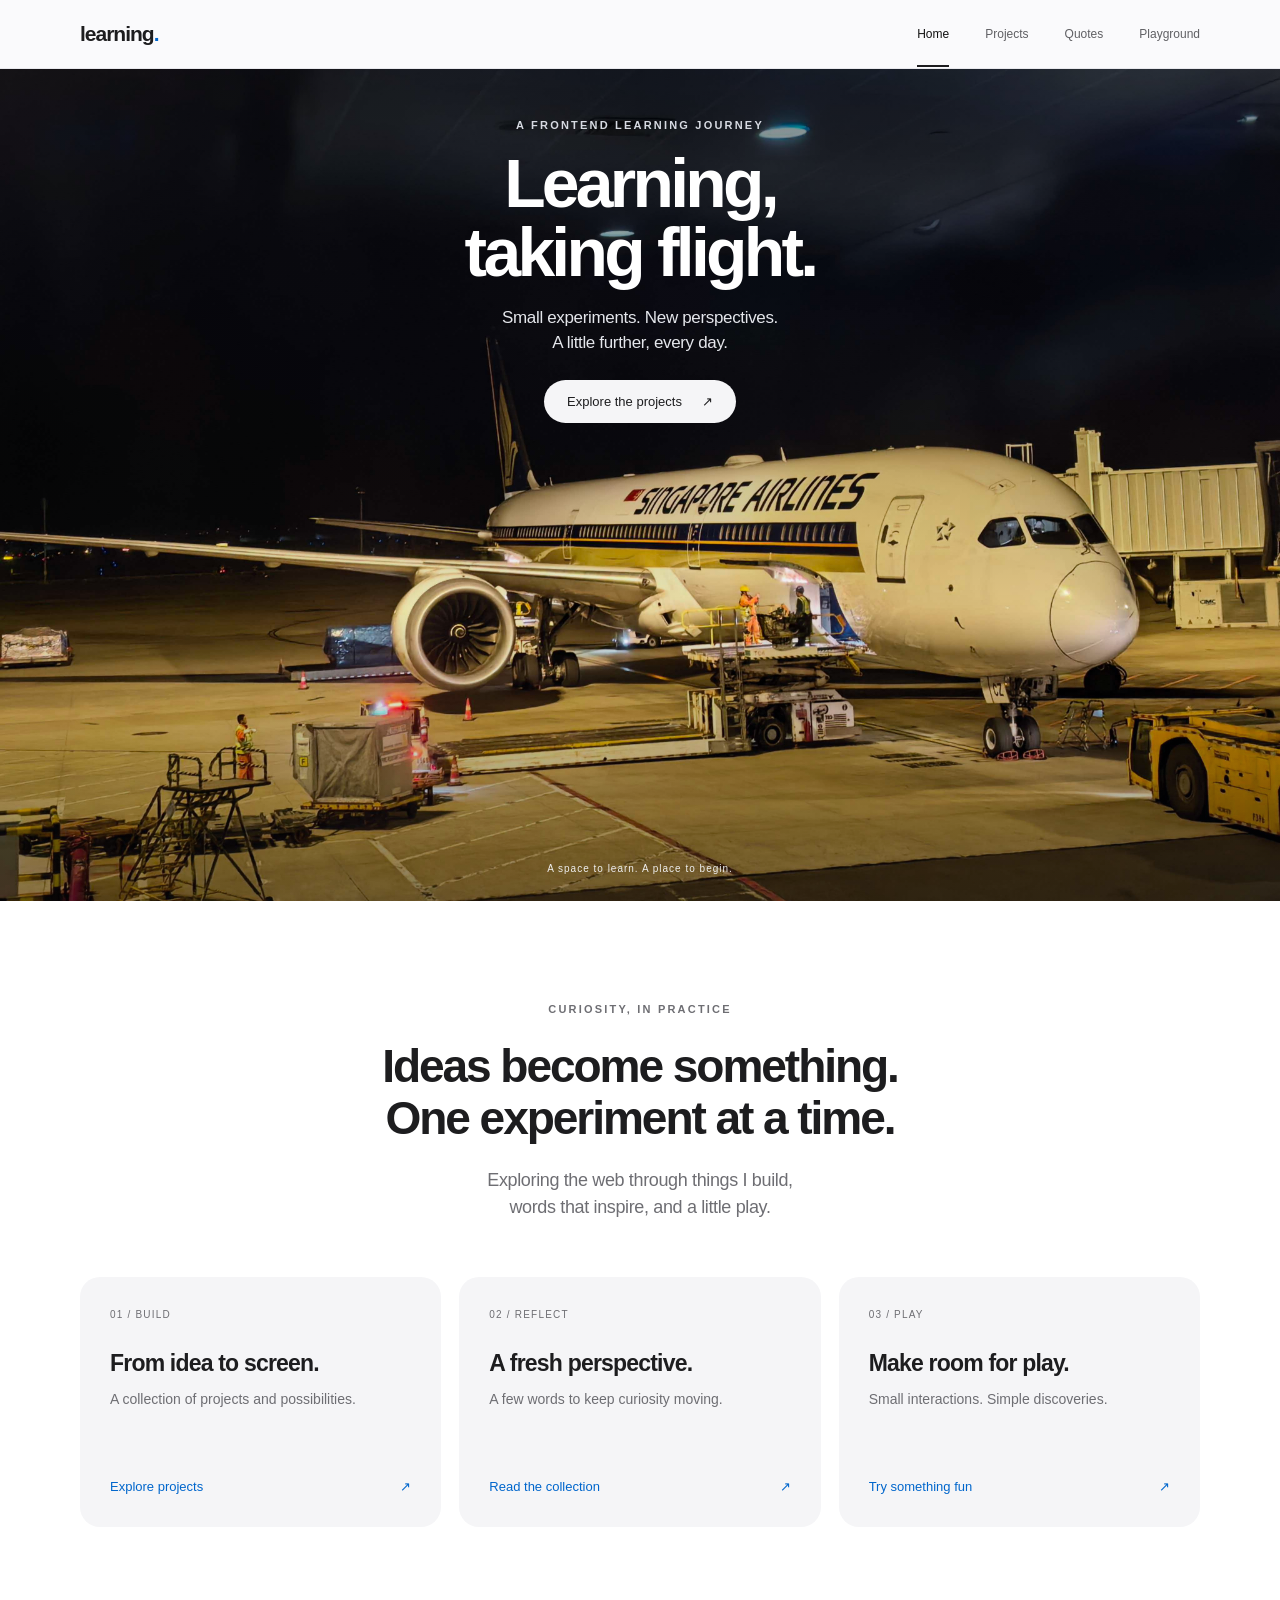
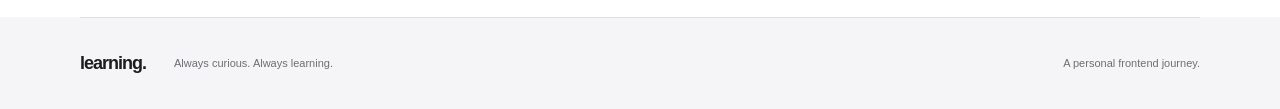
<file: index.html>
<!DOCTYPE html>
<html lang="en">
<head>
    <meta charset="UTF-8">
    <meta name="viewport" content="width=device-width, initial-scale=1">
    <meta name="description" content="A personal space for frontend experiments, inspiration, and the joy of building.">
    <title>Learning, taking flight.</title>
    <link rel="icon" href="favicon.svg" type="image/svg+xml">
    <link rel="stylesheet" href="css/style.css">
<link rel="icon" href="favicon-32.png" sizes="32x32" type="image/png"><link rel="apple-touch-icon" href="apple-touch-icon.png"><meta property="og:title" content="Learning, taking flight."><meta property="og:description" content="A FRONTEND LEARNING JOURNEY"><meta property="og:type" content="website"><meta property="og:url" content="https://matt-061224.github.io/my-site/"><meta property="og:image" content="https://matt-061224.github.io/my-site/submission/cover.jpg"><meta property="og:image:width" content="1200"><meta property="og:image:height" content="630"><meta name="twitter:card" content="summary_large_image"></head>
<body>
    <header id="site-header"></header>
    <main class="home-content" id="main-content">
        <section class="hero" aria-labelledby="hero-title">
            <img src="hero.jpg" alt="A Singapore Airlines aircraft on the illuminated airport apron at night" fetchpriority="high">
            <div class="hero-text">
                <p class="eyebrow">A FRONTEND LEARNING JOURNEY</p>
                <h1 id="hero-title">Learning,<br>taking flight.</h1>
                <p class="hero-description">Small experiments. New perspectives.<br>A little further, every day.</p>
                <a class="button button-light" href="project.html">Explore the projects <span aria-hidden="true">↗</span></a>
            </div>
            <span class="hero-caption">A space to learn. A place to begin.</span>
        </section>
        <section class="intro-card" aria-labelledby="intro-title">
            <p class="eyebrow">CURIOSITY, IN PRACTICE</p>
            <h2 id="intro-title">Ideas become something.<br>One experiment at a time.</h2>
            <p>Exploring the web through things I build,<br class="desktop-break"> words that inspire, and a little play.</p>
            <div class="explore-grid">
                <a class="explore-card" href="project.html"><span class="card-number">01 / BUILD</span><h3>From idea to screen.</h3><p>A collection of projects and possibilities.</p><span class="card-link">Explore projects <span aria-hidden="true">↗</span></span></a>
                <a class="explore-card" href="quotes.html"><span class="card-number">02 / REFLECT</span><h3>A fresh perspective.</h3><p>A few words to keep curiosity moving.</p><span class="card-link">Read the collection <span aria-hidden="true">↗</span></span></a>
                <a class="explore-card" href="machine.html"><span class="card-number">03 / PLAY</span><h3>Make room for play.</h3><p>Small interactions. Simple discoveries.</p><span class="card-link">Try something fun <span aria-hidden="true">↗</span></span></a>
            </div>
        </section>
    </main>
    <footer id="site-footer"></footer>
    <script src="nav.js"></script>
</body>
</html>
</file>
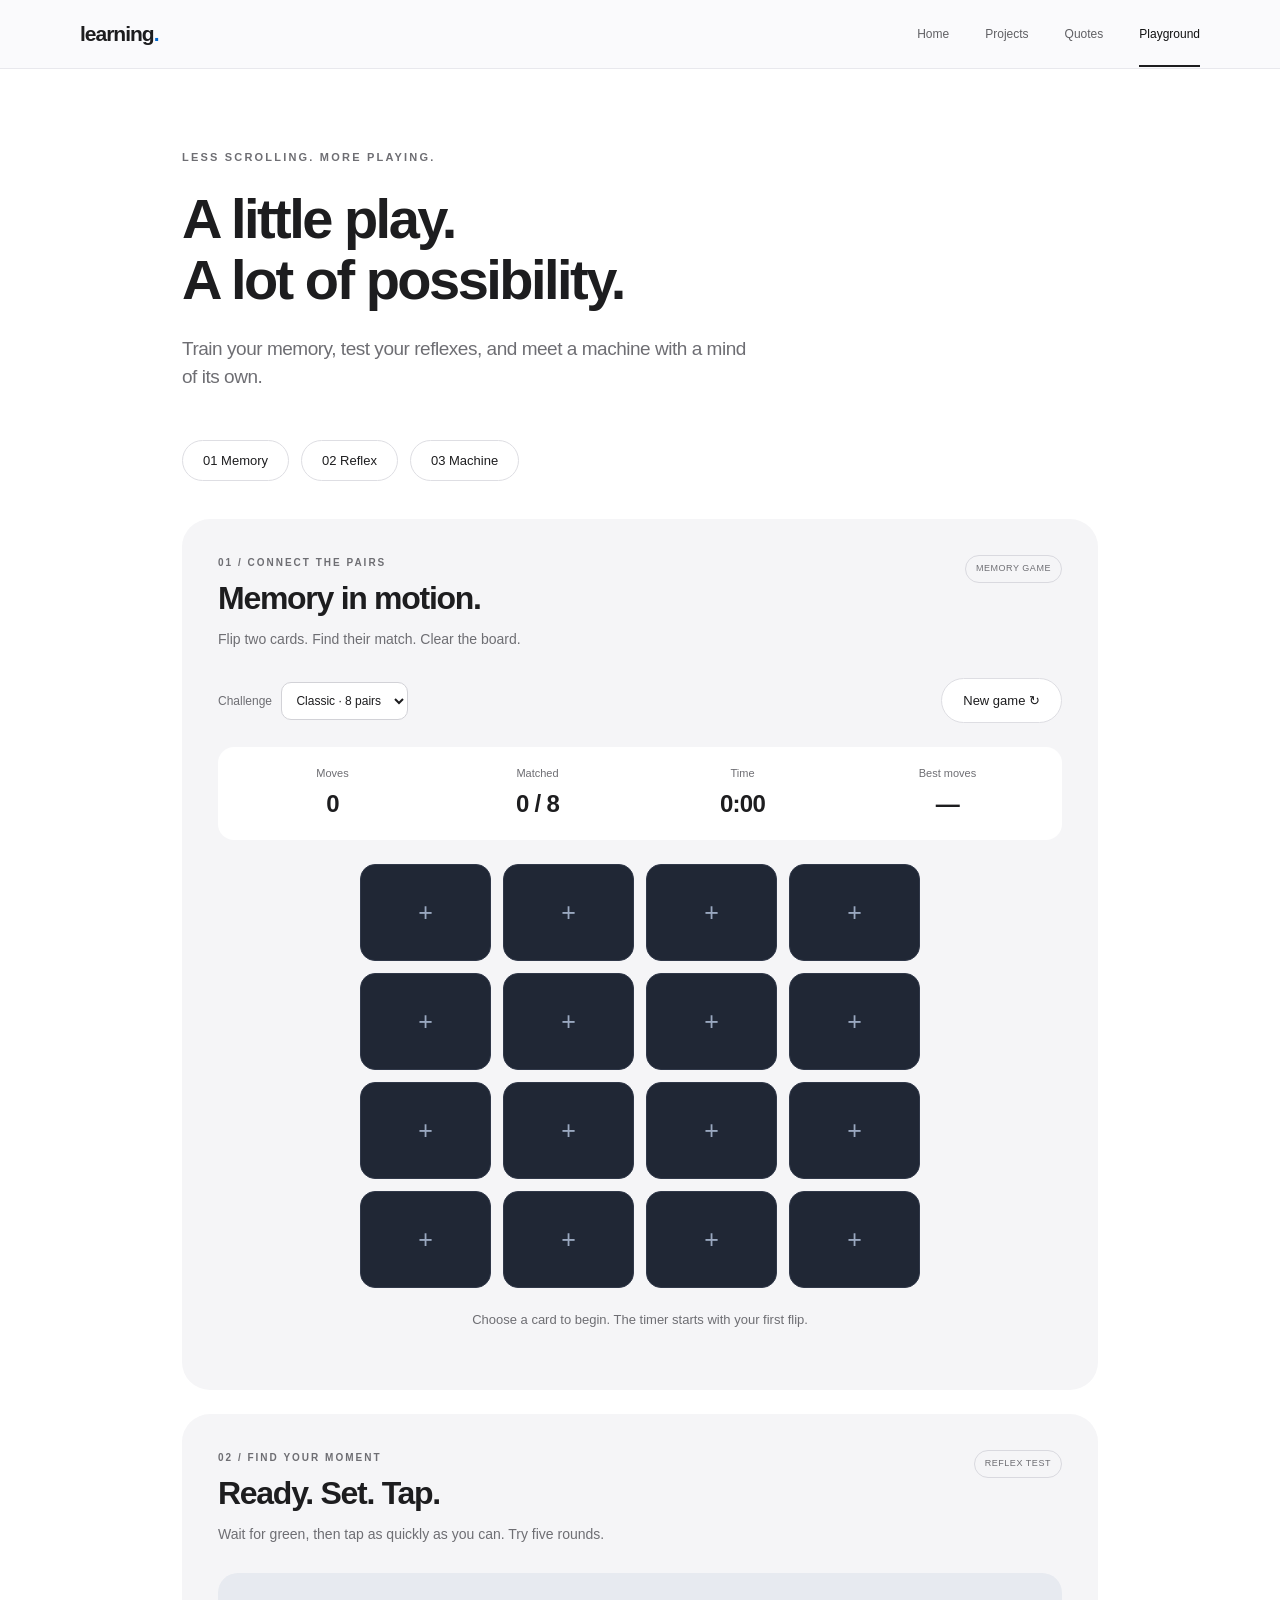
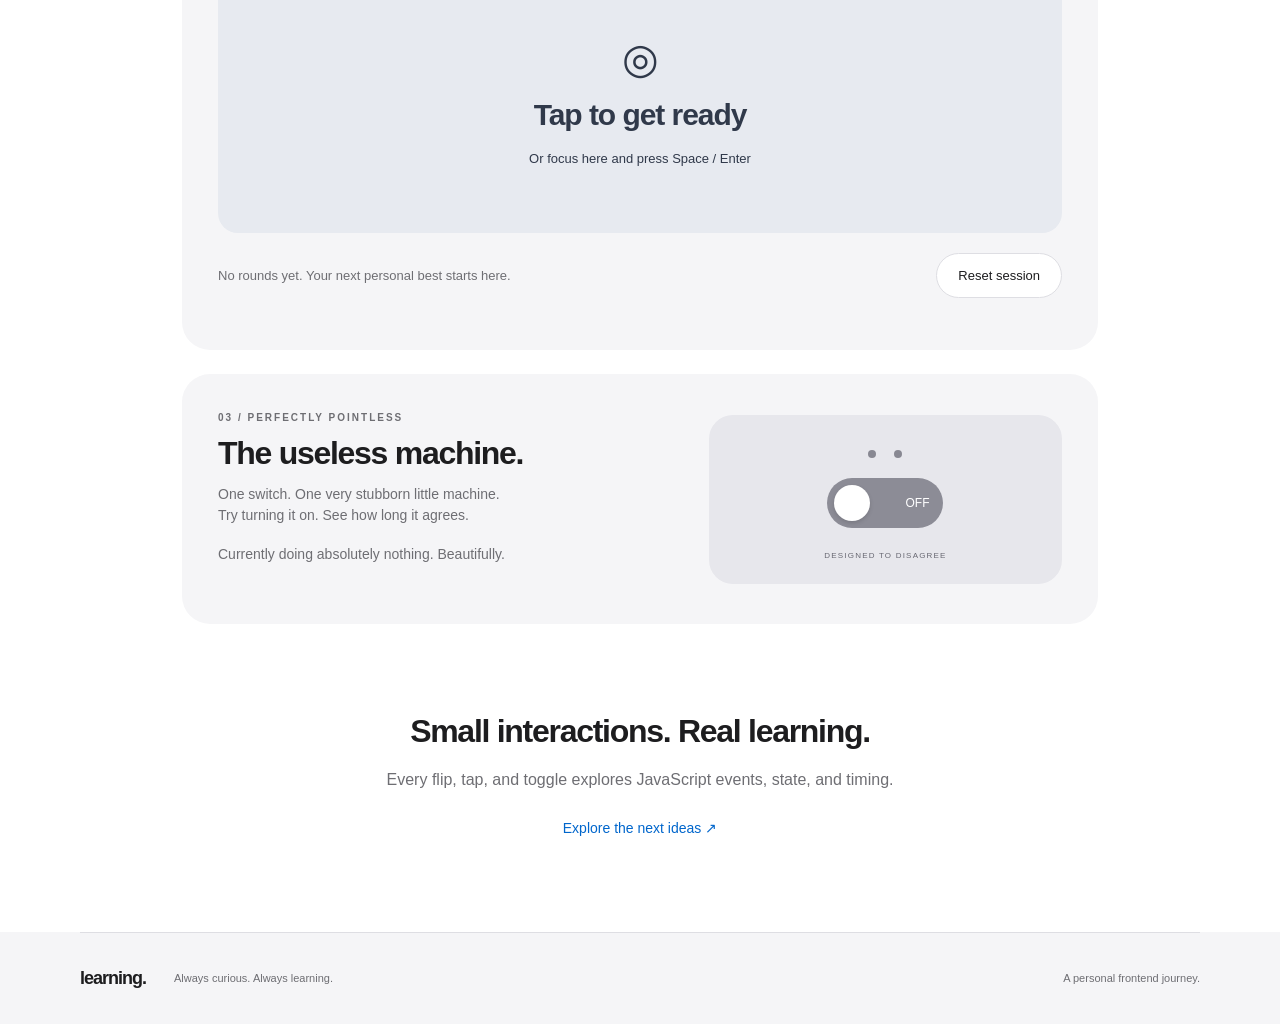
<file: machine.html>
<!DOCTYPE html>
<html lang="en"><head><meta charset="UTF-8"><meta name="viewport" content="width=device-width, initial-scale=1"><meta name="description" content="A personal frontend learning journey: projects, inspiration and interactive experiments."><title>Playground · learning.</title><link rel="icon" href="favicon.svg" type="image/svg+xml"><link rel="stylesheet" href="css/style.css"><link rel="icon" href="favicon-32.png" sizes="32x32" type="image/png"><link rel="apple-touch-icon" href="apple-touch-icon.png"><meta property="og:title" content="Learning, taking flight."><meta property="og:description" content="A FRONTEND LEARNING JOURNEY"><meta property="og:type" content="website"><meta property="og:url" content="https://matt-061224.github.io/my-site/machine.html"><meta property="og:image" content="https://matt-061224.github.io/my-site/submission/cover.jpg"><meta property="og:image:width" content="1200"><meta property="og:image:height" content="630"><meta name="twitter:card" content="summary_large_image"></head><body><header id="site-header"></header><main id="main-content" class="content-wrap">
<div class="page-heading"><p class="eyebrow">LESS SCROLLING. MORE PLAYING.</p><h1>A little play.<br>A lot of possibility.</h1><p>Train your memory, test your reflexes, and meet a machine with a mind of its own.</p></div>
<div class="play-tabs" aria-label="Jump to an experiment"><a href="#memory">01 Memory</a><a href="#reaction">02 Reflex</a><a href="#useless">03 Machine</a></div>
<section class="play-panel" id="memory" aria-labelledby="memory-title"><div class="section-heading"><div><p class="eyebrow">01 / CONNECT THE PAIRS</p><h2 id="memory-title">Memory in motion.</h2><p>Flip two cards. Find their match. Clear the board.</p></div><span class="pill">MEMORY GAME</span></div>
<div class="game-toolbar"><label>Challenge <select id="memory-level"><option value="6">Easy · 6 pairs</option><option value="8" selected>Classic · 8 pairs</option><option value="10">Hard · 10 pairs</option></select></label><button class="action secondary" id="memory-reset">New game ↻</button></div>
<div class="score-strip"><div><span>Moves</span><strong id="moves">0</strong></div><div><span>Matched</span><strong id="matches">0 / 8</strong></div><div><span>Time</span><strong id="elapsed">0:00</strong></div><div><span>Best moves</span><strong id="memory-best">—</strong></div></div>
<div id="memory-board" class="memory-board" aria-label="Memory cards"></div><p id="memory-status" class="status" role="status">Choose a card to begin. The timer starts with your first flip.</p></section>
<section class="play-panel" id="reaction" aria-labelledby="reaction-title"><div class="section-heading"><div><p class="eyebrow">02 / FIND YOUR MOMENT</p><h2 id="reaction-title">Ready. Set. Tap.</h2><p>Wait for green, then tap as quickly as you can. Try five rounds.</p></div><span class="pill">REFLEX TEST</span></div><button id="reaction-pad" class="reaction-pad" data-state="idle"><span id="reaction-symbol" aria-hidden="true">◎</span><strong id="reaction-title-text">Tap to get ready</strong><span id="reaction-detail">Or focus here and press Space / Enter</span></button><div class="reaction-footer"><p id="reaction-summary" role="status">No rounds yet. Your next personal best starts here.</p><button id="reaction-reset" class="action secondary">Reset session</button></div><ol id="reaction-results" class="round-results" aria-label="Reaction times"></ol></section>
<section class="play-panel useless-panel" id="useless" aria-labelledby="useless-title"><div><p class="eyebrow">03 / PERFECTLY POINTLESS</p><h2 id="useless-title">The useless machine.</h2><p>One switch. One very stubborn little machine.<br>Try turning it on. See how long it agrees.</p><p id="machineMessage" class="status" role="status">Currently doing absolutely nothing. Beautifully.</p></div><div class="machine-stage"><div class="machine-eyes" aria-hidden="true"><span></span><span></span></div><button id="switchBtn" role="switch" aria-checked="false" aria-label="Turn on the useless machine"><span class="switch-knob"></span><span id="switch-label">OFF</span></button><span class="machine-label">DESIGNED TO DISAGREE</span></div></section>
<section class="closing-note"><h2>Small interactions. Real learning.</h2><p>Every flip, tap, and toggle explores JavaScript events, state, and timing.</p><a class="text-link" href="project.html">Explore the next ideas ↗</a></section>
</main><footer id="site-footer"></footer><script src="nav.js"></script><script src="machine.js"></script></body></html>
</file>
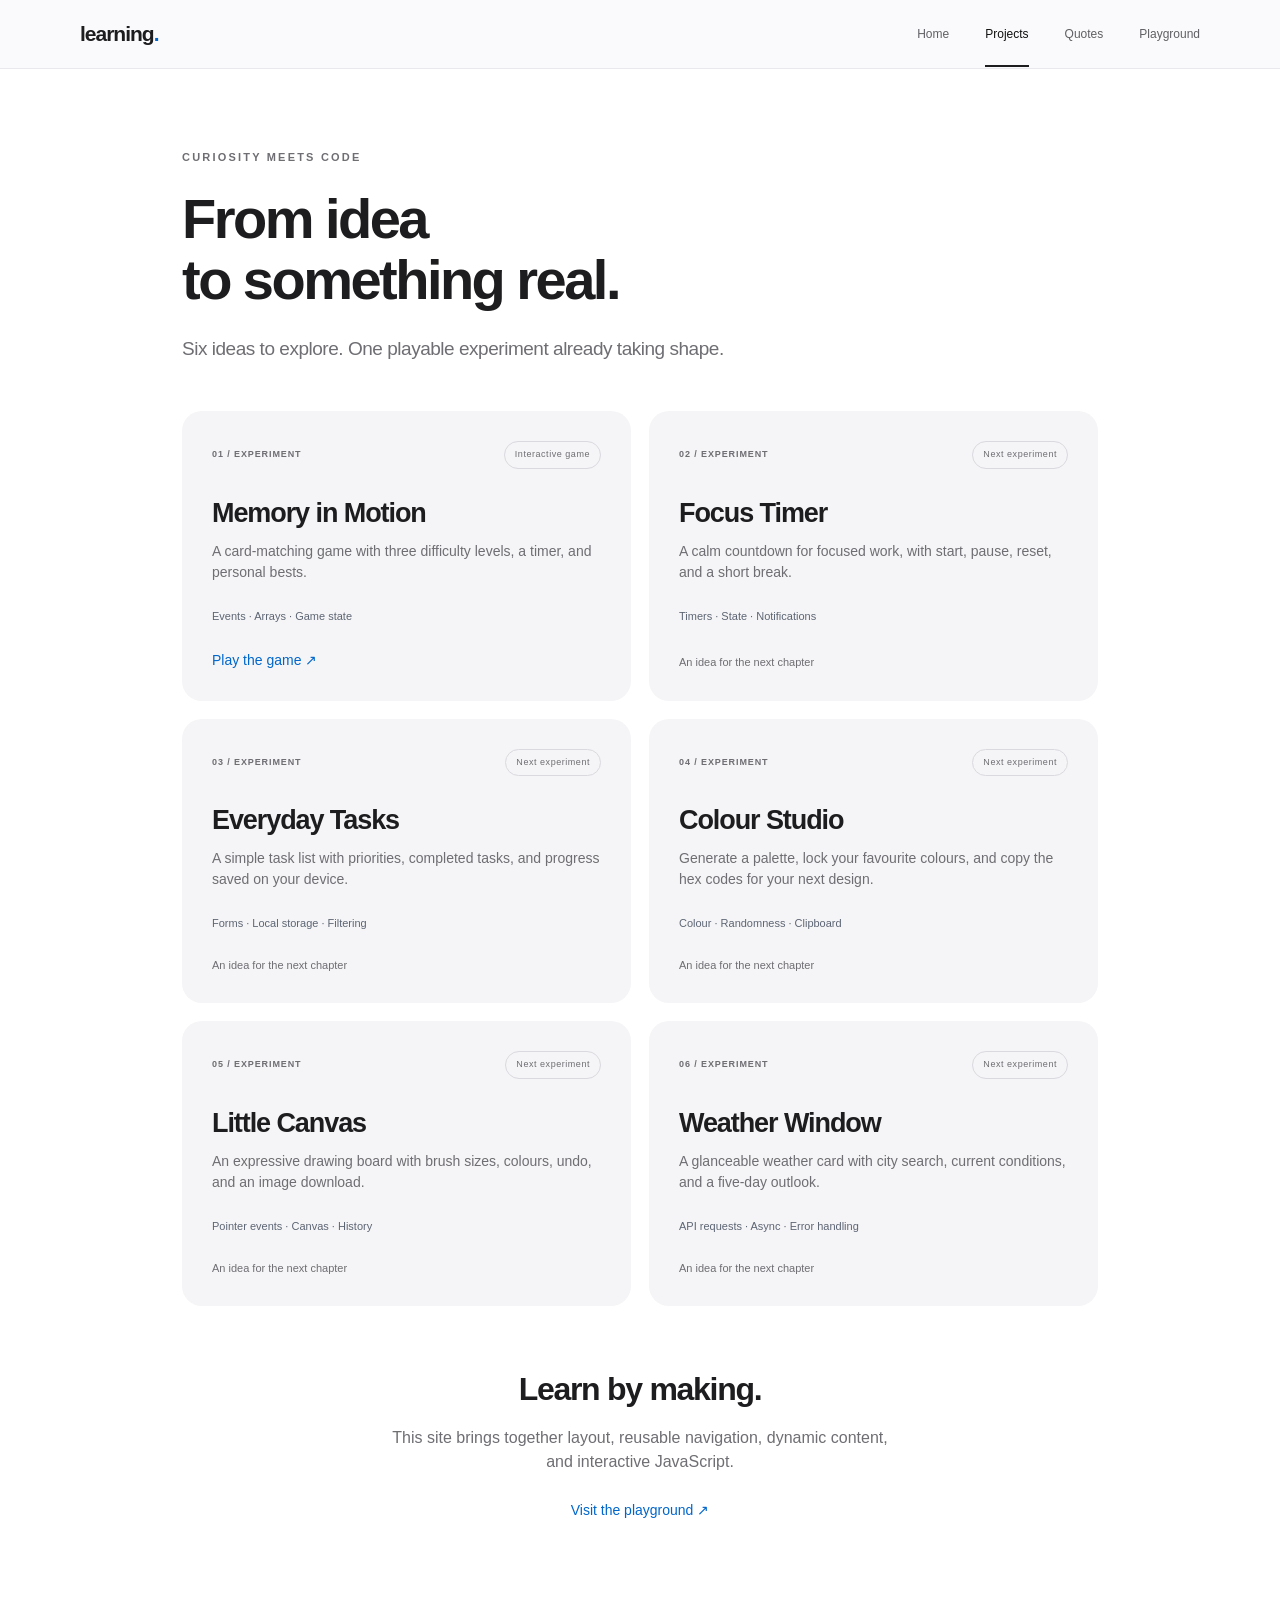
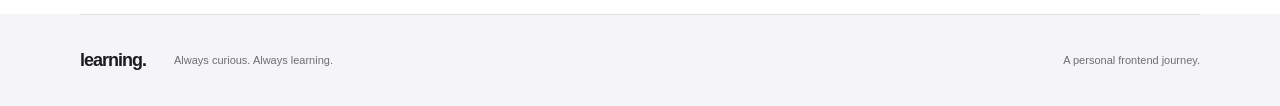
<file: project.html>
<!DOCTYPE html>
<html lang="en"><head><meta charset="UTF-8"><meta name="viewport" content="width=device-width, initial-scale=1"><meta name="description" content="A personal frontend learning journey: projects, inspiration and interactive experiments."><title>Projects · learning.</title><link rel="icon" href="favicon.svg" type="image/svg+xml"><link rel="stylesheet" href="css/style.css"><link rel="icon" href="favicon-32.png" sizes="32x32" type="image/png"><link rel="apple-touch-icon" href="apple-touch-icon.png"><meta property="og:title" content="Learning, taking flight."><meta property="og:description" content="A FRONTEND LEARNING JOURNEY"><meta property="og:type" content="website"><meta property="og:url" content="https://matt-061224.github.io/my-site/project.html"><meta property="og:image" content="https://matt-061224.github.io/my-site/submission/cover.jpg"><meta property="og:image:width" content="1200"><meta property="og:image:height" content="630"><meta name="twitter:card" content="summary_large_image"></head><body><header id="site-header"></header><main id="main-content" class="content-wrap"><div class="page-heading"><p class="eyebrow">CURIOSITY MEETS CODE</p><h1>From idea<br>to something real.</h1><p>Six ideas to explore. One playable experiment already taking shape.</p></div><ul class="project-list rich-projects"><li><div class="project-top"><span class="eyebrow">01 / EXPERIMENT</span><span class="pill">Interactive game</span></div><h2>Memory in Motion</h2><p>A card-matching game with three difficulty levels, a timer, and personal bests.</p><p class="project-skills">Events · Arrays · Game state</p><a class="text-link" href="machine.html#memory">Play the game ↗</a></li><li><div class="project-top"><span class="eyebrow">02 / EXPERIMENT</span><span class="pill">Next experiment</span></div><h2>Focus Timer</h2><p>A calm countdown for focused work, with start, pause, reset, and a short break.</p><p class="project-skills">Timers · State · Notifications</p><span class="planned-label">An idea for the next chapter</span></li><li><div class="project-top"><span class="eyebrow">03 / EXPERIMENT</span><span class="pill">Next experiment</span></div><h2>Everyday Tasks</h2><p>A simple task list with priorities, completed tasks, and progress saved on your device.</p><p class="project-skills">Forms · Local storage · Filtering</p><span class="planned-label">An idea for the next chapter</span></li><li><div class="project-top"><span class="eyebrow">04 / EXPERIMENT</span><span class="pill">Next experiment</span></div><h2>Colour Studio</h2><p>Generate a palette, lock your favourite colours, and copy the hex codes for your next design.</p><p class="project-skills">Colour · Randomness · Clipboard</p><span class="planned-label">An idea for the next chapter</span></li><li><div class="project-top"><span class="eyebrow">05 / EXPERIMENT</span><span class="pill">Next experiment</span></div><h2>Little Canvas</h2><p>An expressive drawing board with brush sizes, colours, undo, and an image download.</p><p class="project-skills">Pointer events · Canvas · History</p><span class="planned-label">An idea for the next chapter</span></li><li><div class="project-top"><span class="eyebrow">06 / EXPERIMENT</span><span class="pill">Next experiment</span></div><h2>Weather Window</h2><p>A glanceable weather card with city search, current conditions, and a five-day outlook.</p><p class="project-skills">API requests · Async · Error handling</p><span class="planned-label">An idea for the next chapter</span></li></ul><section class="closing-note"><h2>Learn by making.</h2><p>This site brings together layout, reusable navigation, dynamic content, and interactive JavaScript.</p><a class="text-link" href="machine.html">Visit the playground ↗</a></section></main><footer id="site-footer"></footer><script src="nav.js"></script></body></html>
</file>
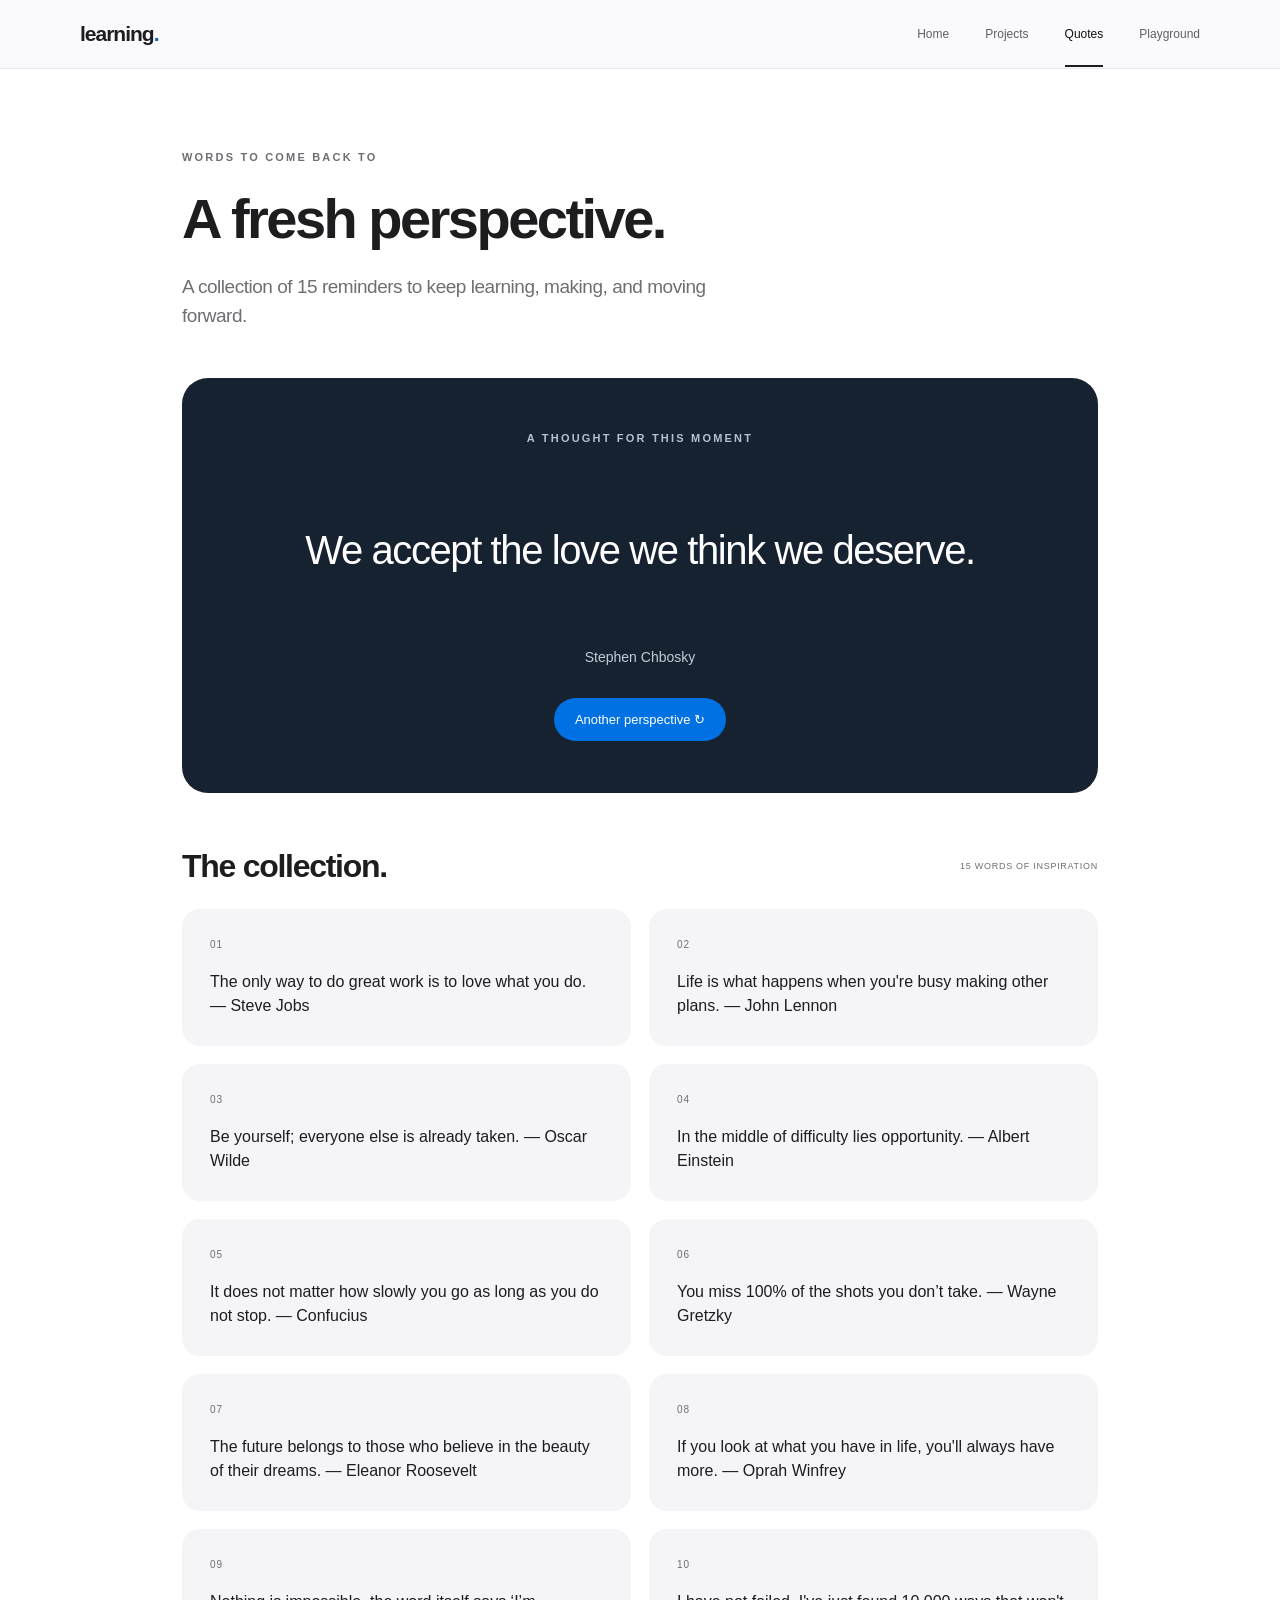
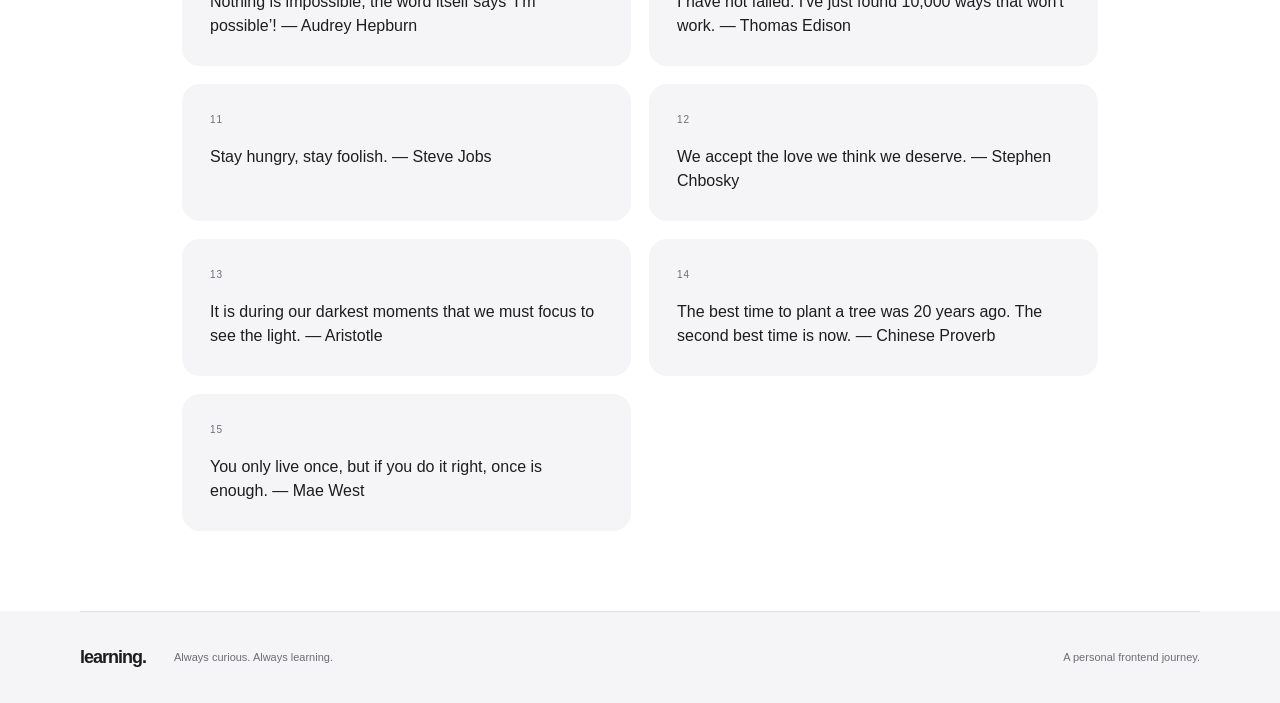
<file: quotes.html>
<!DOCTYPE html>
<html lang="en"><head><meta charset="UTF-8"><meta name="viewport" content="width=device-width, initial-scale=1"><meta name="description" content="A personal frontend learning journey: projects, inspiration and interactive experiments."><title>Quotes · learning.</title><link rel="icon" href="favicon.svg" type="image/svg+xml"><link rel="stylesheet" href="css/style.css"><link rel="icon" href="favicon-32.png" sizes="32x32" type="image/png"><link rel="apple-touch-icon" href="apple-touch-icon.png"><meta property="og:title" content="Learning, taking flight."><meta property="og:description" content="A FRONTEND LEARNING JOURNEY"><meta property="og:type" content="website"><meta property="og:url" content="https://matt-061224.github.io/my-site/quotes.html"><meta property="og:image" content="https://matt-061224.github.io/my-site/submission/cover.jpg"><meta property="og:image:width" content="1200"><meta property="og:image:height" content="630"><meta name="twitter:card" content="summary_large_image"></head><body><header id="site-header"></header><main id="main-content" class="content-wrap"><div class="page-heading"><p class="eyebrow">WORDS TO COME BACK TO</p><h1>A fresh perspective.</h1><p>A collection of 15 reminders to keep learning, making, and moving forward.</p></div><section class="quote-hero" aria-label="Random quote"><p class="eyebrow">A THOUGHT FOR THIS MOMENT</p><div aria-live="polite" aria-atomic="true"><blockquote id="featured-quote"></blockquote><p id="quote-author"></p></div><button id="shuffle-quote" class="action">Another perspective ↻</button></section><div class="collection-heading"><h2>The collection.</h2><span>15 WORDS OF INSPIRATION</span></div><ul id="all-quotes"></ul></main><footer id="site-footer"></footer><script src="nav.js"></script><script src="quotes.js"></script></body></html>
</file>
<file: css/style.css>
:root { color-scheme: light; --ink: #1d1d1f; --muted: #6e6e73; --blue: #0066cc; }
* { margin: 0; padding: 0; box-sizing: border-box; }
html { scroll-behavior: smooth; }
body { font-family: -apple-system, BlinkMacSystemFont, "Segoe UI", "Helvetica Neue", Arial, sans-serif; color: var(--ink); background: #fff; line-height: 1.5; -webkit-font-smoothing: antialiased; }
a { color: inherit; text-decoration: none; }
a:focus-visible, button:focus-visible, input:focus-visible { outline: 3px solid #0071e3; outline-offset: 5px; }
#site-header { position: relative; z-index: 10; background: #fafafc; border-bottom: 1px solid #e8e8ed; min-height: 68px; }
nav { max-width: 1200px; min-height: 68px; margin: auto; padding: 0 40px; display: flex; align-items: center; justify-content: space-between; gap: 24px; }
.wordmark { font-size: 21px; font-weight: 650; letter-spacing: -1px; }
.wordmark span { color: var(--blue); }
.nav-links { display: flex; align-items: center; gap: 36px; }
.nav-links a { font-size: 12px; color: #606064; padding: 24px 0; transition: color .2s; }
.nav-links a:hover, .nav-links a.active { color: #111; }
.nav-links a.active { box-shadow: inset 0 -2px var(--ink); }
.hero { isolation: isolate; position: relative; width: 100%; height: min(880px, calc(100svh - 68px)); min-height: 660px; overflow: hidden; background: #0b0c11; color: #fff; }
.hero img { position: absolute; inset: 0; width: 100%; height: 100%; object-fit: cover; object-position: center 62%; z-index: -2; }
.hero::after { content: ""; position: absolute; inset: 0; z-index: -1; background: linear-gradient(180deg, rgba(5,7,13,.48) 0%, rgba(5,7,13,.28) 30%, transparent 65%, rgba(5,7,13,.35) 100%); }
.hero-text { width: 100%; padding: 48px 24px 0; text-align: center; }
.eyebrow { font-size: 11px; font-weight: 600; letter-spacing: .2em; line-height: 1.5; }
.hero .eyebrow { color: #d7dae2; margin-bottom: 15px; }
.hero h1 { font-size: clamp(48px, 5.3vw, 76px); line-height: 1.02; letter-spacing: -.055em; font-weight: 650; text-wrap: balance; }
.hero-description { margin: 18px auto 24px; font-size: 17px; line-height: 1.5; color: #e4e6eb; letter-spacing: -.02em; }
.button { display: inline-flex; align-items: center; gap: 20px; padding: 12px 23px; border-radius: 999px; font-size: 13px; font-weight: 500; transition: background .2s, transform .2s; }
.button-light { background: #f5f5f7; color: #1d1d1f; }
.button:hover { background: #fff; transform: translateY(-2px); }
.hero-caption { position: absolute; bottom: 25px; left: 0; width: 100%; text-align: center; font-size: 10px; letter-spacing: .1em; color: #eee; }
.intro-card { max-width: 1200px; margin: auto; padding: 100px 40px 90px; text-align: center; }
.intro-card > .eyebrow { color: var(--muted); margin-bottom: 22px; }
.intro-card h2 { font-size: clamp(32px, 3.6vw, 48px); font-weight: 650; letter-spacing: -.045em; line-height: 1.13; }
.intro-card > p:not(.eyebrow) { margin-top: 23px; color: var(--muted); font-size: 18px; letter-spacing: -.02em; }
.explore-grid { display: grid; grid-template-columns: repeat(3, 1fr); gap: 18px; margin-top: 56px; text-align: left; }
.explore-card { display: flex; flex-direction: column; min-height: 250px; padding: 30px; border-radius: 20px; background: #f5f5f7; transition: transform .2s, background .2s; }
.explore-card:hover { transform: translateY(-4px); background: #eeeef1; }
.card-number { font-size: 10px; letter-spacing: .12em; color: var(--muted); margin-bottom: 28px; }
.explore-card h3 { font-size: 23px; letter-spacing: -.035em; font-weight: 600; line-height: 1.2; }
.explore-card p { font-size: 14px; color: var(--muted); margin: 12px 0 26px; }
.card-link { margin-top: auto; font-size: 13px; color: var(--blue); display: flex; justify-content: space-between; }
.content-wrap, .quote-list { max-width: 980px; margin: 0 auto; padding: 80px 32px; min-height: 70vh; }
.content-wrap h1, .quote-list h2 { font-size: clamp(36px, 5vw, 56px); line-height: 1.1; letter-spacing: -.045em; font-weight: 650; margin-bottom: 45px; }
.project-list, #all-quotes { list-style: none; display: grid; gap: 18px; }
.project-list { grid-template-columns: repeat(2, 1fr); }
.project-list li, .quote-list li, .machine-box, .game-box { padding: 32px; background: #f5f5f7; border-radius: 20px; }
.project-list h3 { font-size: 22px; letter-spacing: -.03em; margin-bottom: 12px; font-weight: 600; }
.project-list p, .machine-box p, .game-box p { color: var(--muted); }
.quote-list li { font-size: 19px; line-height: 1.7; letter-spacing: -.015em; }
.machine-box, .game-box { margin: 24px 0; }
#switchBtn, #guessBtn { border: 0; border-radius: 999px; background: #0071e3; color: white; padding: 12px 23px; font: inherit; font-size: 14px; cursor: pointer; margin-top: 18px; }
#switchBtn:hover, #guessBtn:hover { background: #0077ed; }
#guessBtn:disabled { background: #a0a0a5; cursor: not-allowed; }
#guessInput { width: 170px; max-width: 100%; padding: 12px; border: 1px solid #d2d2d7; border-radius: 12px; font: inherit; font-size: 14px; margin: 18px 10px 0 0; }
#machineMessage, #gameFeedback { margin-top: 18px; }
.machine-page hr { border: 0; border-top: 1px solid #e8e8ed; margin: 45px 0; }
footer { background: #f5f5f7; color: var(--muted); }
.footer-inner { max-width: 1120px; margin: auto; padding: 32px 0; border-top: 1px solid #dedee3; display: flex; align-items: center; gap: 28px; font-size: 11px; }
.footer-inner .wordmark { color: var(--ink); font-size: 18px; }
.footer-inner > span { margin-left: auto; }
@media (min-width: 1600px) { .hero-text { padding-top: 64px; } }
@media (max-width: 700px) {
  nav { padding: 0 20px; min-height: 62px; gap: 18px; }
  #site-header { min-height: 62px; }
  .wordmark { font-size: 19px; }
  .nav-links { gap: 18px; }
  .nav-links a { font-size: 11px; padding: 22px 0; }
  .hero { height: 760px; height: calc(100svh - 62px); min-height: 650px; max-height: 840px; }
  .hero img { object-position: 60% center; }
  .hero-text { padding-top: 46px; }
  .hero h1 { font-size: 58px; }
  .hero-description { font-size: 16px; }
  .hero .eyebrow { font-size: 9px; }
  .intro-card { padding: 70px 22px 60px; }
  .intro-card > p:not(.eyebrow) { font-size: 16px; }
  .explore-grid { grid-template-columns: 1fr; margin-top: 36px; gap: 12px; }
  .explore-card { min-height: 225px; padding: 28px; }
  .content-wrap, .quote-list { padding: 55px 22px; }
  .project-list { grid-template-columns: 1fr; }
  .footer-inner { margin: 0 22px; flex-wrap: wrap; gap: 12px 24px; }
  .footer-inner > span { width: 100%; margin-left: 0; }
}
@media (max-width: 380px) { nav { padding: 0 14px; gap: 12px; } .nav-links { gap: 12px; } .hero h1 { font-size: 50px; } }
@media (prefers-reduced-motion: reduce) { html { scroll-behavior: auto; } *, *::before, *::after { transition: none !important; } }
/* Extended learning pages */
.skip-link { position: fixed; left: 16px; top: -80px; z-index: 100; background: #fff; padding: 12px 20px; border-radius: 12px; }
.skip-link:focus { top: 12px; }
.page-heading { padding: 0 0 48px; }
.page-heading .eyebrow { color: var(--muted); margin-bottom: 22px; }
.page-heading h1 { margin-bottom: 24px; }
.page-heading > p:last-child { max-width: 570px; font-size: 19px; color: var(--muted); letter-spacing: -.025em; }
.play-tabs { display: flex; flex-wrap: wrap; gap: 12px; margin-bottom: 38px; }
.play-tabs a { border: 1px solid #dedee3; border-radius: 999px; padding: 10px 20px; font-size: 13px; }
.play-tabs a:hover { background: #f5f5f7; }
.play-panel { background: #f5f5f7; border-radius: 28px; padding: 36px; margin-bottom: 24px; scroll-margin-top: 24px; }
.section-heading { display: flex; justify-content: space-between; gap: 20px; align-items: flex-start; margin-bottom: 28px; }
.play-panel .eyebrow { color: var(--muted); font-size: 10px; margin-bottom: 10px; }
.play-panel h2, .closing-note h2, .collection-heading h2 { font-size: 32px; letter-spacing: -.04em; line-height: 1.15; margin-bottom: 12px; font-weight: 650; }
.section-heading p:not(.eyebrow), .useless-panel p:not(.eyebrow) { color: var(--muted); font-size: 14px; }
.pill { display: inline-block; white-space: nowrap; border: 1px solid #d9d9df; border-radius: 999px; padding: 6px 10px; font-size: 9px; letter-spacing: .06em; color: var(--muted); }
.game-toolbar { display: flex; align-items: center; justify-content: space-between; gap: 12px; }
.game-toolbar label { font-size: 12px; color: var(--muted); }
select { font: inherit; color: var(--ink); background: #fff; border: 1px solid #d2d2d7; border-radius: 10px; padding: 10px; margin-left: 6px; }
.action { border: 0; border-radius: 999px; padding: 12px 21px; color: #fff; background: #0071e3; cursor: pointer; font: inherit; font-size: 13px; }
.action:hover { background: #0066cc; }
.action.secondary { color: var(--ink); background: #fff; border: 1px solid #dedee3; }
.action.secondary:hover { background: #ebebf0; }
.score-strip { display: grid; grid-template-columns: repeat(4,1fr); background: #fff; border-radius: 16px; margin: 24px 0; padding: 18px 12px; text-align: center; }
.score-strip span { display: block; color: var(--muted); font-size: 11px; margin-bottom: 4px; }
.score-strip strong { font-size: 24px; letter-spacing: -.03em; font-weight: 600; font-variant-numeric: tabular-nums; }
.memory-board { display: grid; grid-template-columns: repeat(4, 1fr); gap: 12px; max-width: 560px; margin: auto; }
.memory-card { position: relative; aspect-ratio: 1.35; border: 1px solid #303849; border-radius: 15px; background: #202735; cursor: pointer; color: #fff; font: inherit; transition: background .2s, transform .2s, border-color .2s; -webkit-tap-highlight-color: transparent; }
.memory-card:hover { transform: translateY(-2px); background: #303c50; }
.card-back { font-size: 25px; font-weight: 200; color: #9aa8c0; }
.card-face { display: none; font-size: 34px; }
.memory-card.flipped { background: #fff; border-color: #d5dce8; color: #325d95; transform: none; }
.memory-card.flipped .card-face { display: inline; }
.memory-card.flipped .card-back { display: none; }
.memory-card.matched { background: #e0eee8; color: #24694d; border-color: #b7d8c9; cursor: default; }
.status { min-height: 44px; margin: 22px 0 0; font-size: 13px; color: var(--muted); text-align: center; }
.reaction-pad { width: 100%; min-height: 260px; display: flex; flex-direction: column; align-items: center; justify-content: center; gap: 12px; padding: 28px 20px; border: 0; border-radius: 20px; background: #e7eaf0; color: #30394a; cursor: pointer; font: inherit; touch-action: manipulation; }
#reaction-symbol { font-size: 42px; line-height: 1; }
.reaction-pad strong { font-size: 30px; font-weight: 600; letter-spacing: -.035em; }
.reaction-pad > span:last-child { font-size: 13px; }
.reaction-pad[data-state="waiting"] { background: #493442; color: #fff; }
.reaction-pad[data-state="ready"] { background: #146b4f; color: #fff; }
.reaction-pad[data-state="early"] { background: #f3ded5; color: #783d26; }
.reaction-pad[data-state="complete"] { background: #e0eee8; color: #24694d; }
.reaction-footer { display: flex; gap: 18px; justify-content: space-between; align-items: center; margin-top: 20px; }
.reaction-footer p { font-size: 13px; color: var(--muted); }
.reaction-footer button { flex-shrink: 0; }
.round-results { list-style: none; display: flex; flex-wrap: wrap; gap: 8px; margin-top: 16px; }
.round-results li { font-size: 11px; padding: 7px 12px; background: #fff; border-radius: 8px; }
.useless-panel { display: grid; grid-template-columns: 1.3fr 1fr; gap: 32px; align-items: center; }
.useless-panel .status { text-align: left; }
.machine-stage { padding: 35px 20px 22px; background: #e7e7ec; border-radius: 24px; display: flex; align-items: center; flex-direction: column; }
.machine-eyes { display: flex; gap: 18px; margin-bottom: 20px; }
.machine-eyes span { width: 8px; height: 8px; border-radius: 50%; background: #888892; transition: transform .2s; }
.awake .machine-eyes span { transform: scale(1.6); background: #1d1d1f; }
#switchBtn { display: flex; align-items: center; justify-content: space-between; margin: 0; width: 116px; padding: 7px 14px 7px 7px; background: #8c8c96; font-size: 12px; transition: background .2s; }
.switch-knob { width: 36px; height: 36px; background: #fff; border-radius: 50%; box-shadow: 0 2px 4px #0002; }
#switchBtn[aria-checked="true"] { background: #24845b; flex-direction: row-reverse; padding: 7px 7px 7px 14px; }
.machine-label { font-size: 8px; letter-spacing: .15em; color: #686872; margin-top: 22px; }
.closing-note { padding: 65px 0 12px; text-align: center; }
.closing-note p { color: var(--muted); margin: 18px auto 24px; max-width: 510px; }
.text-link { font-size: 14px; color: var(--blue); }
.quote-hero { background: #172231; color: #fff; padding: 52px 44px; border-radius: 26px; text-align: center; }
.quote-hero .eyebrow { color: #b3c1d3; margin-bottom: 28px; }
.quote-hero blockquote { font-size: clamp(26px, 3.5vw, 40px); line-height: 1.25; letter-spacing: -.035em; font-weight: 500; min-height: 150px; display: grid; place-items: center; }
#quote-author { color: #c2cbd8; margin: 22px 0 30px; font-size: 14px; }
.collection-heading { margin: 55px 0 24px; display: flex; justify-content: space-between; align-items: center; gap: 15px; }
.collection-heading h2 { margin: 0; }
.collection-heading > span { font-size: 9px; color: var(--muted); letter-spacing: .08em; }
#all-quotes { grid-template-columns: repeat(2, 1fr); }
#all-quotes li { padding: 28px; border-radius: 18px; background: #f5f5f7; font-size: 16px; }
.quote-number { display: block; font-size: 10px; letter-spacing: .1em; color: var(--muted); margin-bottom: 18px; }
.rich-projects li { display: flex; flex-direction: column; padding: 30px; }
.project-top { display: flex; align-items: center; justify-content: space-between; gap: 12px; margin-bottom: 28px; }
.project-top .eyebrow { font-size: 9px; color: var(--muted); letter-spacing: .1em; }
.rich-projects h2 { font-size: 27px; letter-spacing: -.04em; margin-bottom: 12px; line-height: 1.2; }
.rich-projects p { font-size: 14px; }
.rich-projects .project-skills { font-size: 11px; margin: 25px 0; color: #5d6573; }
.rich-projects .text-link, .planned-label { margin-top: auto; }
.planned-label { font-size: 11px; color: var(--muted); }
@media(max-width:700px) {
 .page-heading > p:last-child { font-size: 17px; }
 .play-panel { padding: 24px 18px; border-radius: 22px; }
 .section-heading { flex-direction: column; gap: 12px; }
 .play-panel h2, .closing-note h2, .collection-heading h2 { font-size: 27px; }
 .game-toolbar { flex-wrap: wrap; }
 .game-toolbar label { display: flex; flex-direction: column; gap: 6px; }
 select { margin-left: 0; }
 .score-strip strong { font-size: 21px; }
 .score-strip span { font-size: 10px; }
 .memory-board { gap: 8px; }
 .memory-card { aspect-ratio: 1; border-radius: 11px; }
 .card-face { font-size: 27px; }
 .reaction-footer { flex-direction: column; align-items: flex-start; }
 .reaction-pad strong { font-size: 27px; }
 .useless-panel { grid-template-columns: 1fr; }
 .machine-stage { max-width: 300px; width: 100%; margin: auto; }
 .quote-hero { padding: 35px 23px; }
 .quote-hero blockquote { min-height: 180px; }
 #all-quotes { grid-template-columns: 1fr; }
 .collection-heading { align-items: flex-start; flex-direction: column; }
}
</file>
